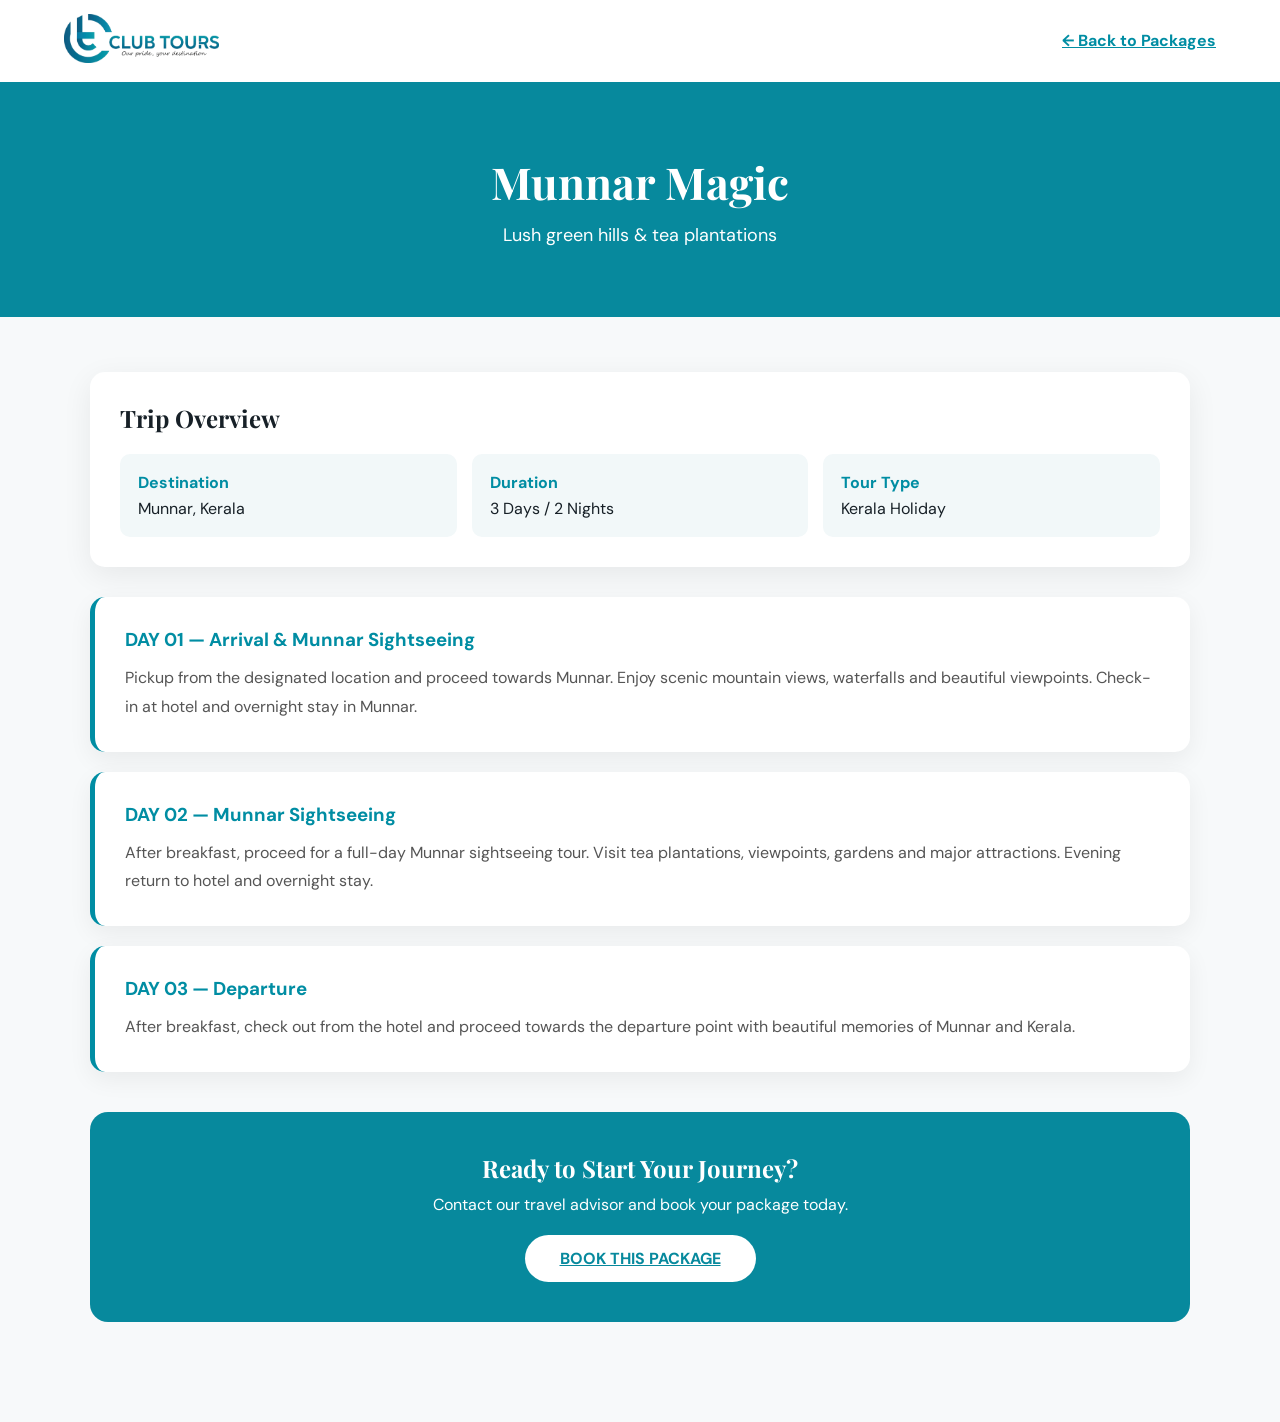
<file: itinery.html>
<!DOCTYPE html>
<html lang="en">
<head>

    <meta charset="UTF-8">
    <meta name="viewport" content="width=device-width, initial-scale=1.0">

    <title>Tour Itinerary | Club Tours</title>

    <link rel="preconnect" href="https://fonts.googleapis.com">
    <link rel="preconnect" href="https://fonts.gstatic.com" crossorigin>

    <link
        href="https://fonts.googleapis.com/css2?family=DM+Sans:wght@400;500;600;700&family=Playfair+Display:wght@600;700&display=swap"
        rel="stylesheet">


    <style>

        * {
            margin: 0;
            padding: 0;
            box-sizing: border-box;
        }

        body {
            font-family: "DM Sans", sans-serif;
            background: #f7f9fa;
            color: #172027;
        }

        .navbar {
            height: 82px;
            background: white;
            display: flex;
            align-items: center;
            box-shadow: 0 2px 12px rgba(0,0,0,.08);
        }

        .nav-container {
            width: min(1200px, 90%);
            margin: auto;
            display: flex;
            justify-content: space-between;
            align-items: center;
        }

        .logo img {
            width: 155px;
        }

        .back-btn {
            color: #008da3;
            font-weight: 700;
        }


        /* HERO */

        .hero {
            background: #07899d;
            color: white;
            text-align: center;
            padding: 70px 20px;
        }

        .hero h1 {
            font-family: "Playfair Display", serif;
            font-size: 44px;
            margin-bottom: 12px;
        }

        .hero p {
            font-size: 18px;
        }


        /* CONTENT */

        .container {
            width: min(1100px, 90%);
            margin: auto;
        }

        .content {
            padding: 55px 0 100px;
        }


        /* OVERVIEW */

        .overview {
            background: white;
            padding: 30px;
            border-radius: 15px;
            box-shadow: 0 8px 30px rgba(0,0,0,.07);
            margin-bottom: 30px;
        }

        .overview h2 {
            font-family: "Playfair Display", serif;
            margin-bottom: 20px;
        }

        .overview-grid {
            display: grid;
            grid-template-columns: repeat(3,1fr);
            gap: 15px;
        }

        .overview-box {
            background: #f2f8f9;
            padding: 18px;
            border-radius: 10px;
        }

        .overview-box strong {
            display: block;
            color: #008da3;
            margin-bottom: 5px;
        }


        /* DAY */

        .day {
            background: white;
            padding: 30px;
            margin-bottom: 20px;
            border-radius: 15px;
            box-shadow: 0 8px 25px rgba(0,0,0,.06);
            border-left: 5px solid #008da3;
        }

        .day h3 {
            color: #008da3;
            margin-bottom: 12px;
        }

        .day p {
            color: #555;
            line-height: 1.8;
        }


        /* BOOK */

        .booking-box {
            margin-top: 40px;
            background: #07899d;
            color: white;
            padding: 40px;
            border-radius: 18px;
            text-align: center;
        }

        .booking-box h2 {
            font-family: "Playfair Display", serif;
            margin-bottom: 10px;
        }

        .book-button {
            display: inline-block;
            margin-top: 20px;
            background: white;
            color: #07899d;
            padding: 13px 35px;
            border-radius: 30px;
            font-weight: 700;
        }


        @media(max-width:700px) {

            .hero h1 {
                font-size: 32px;
            }

            .overview-grid {
                grid-template-columns: 1fr;
            }

        }

    </style>

</head>

<body>


<!-- NAVBAR -->

<header class="navbar">

    <div class="nav-container">

        <a href="index.html" class="logo">
            <img src="images/logo.png" alt="Club Tours">
        </a>

        <a href="" class="back-btn">
            ← Back to Packages
        </a>

    </div>

</header>


<!-- HERO -->

<section class="hero">

    <h1 id="packageTitle">
        Munnar Magic
    </h1>

    <p id="packageSubtitle">
        Explore Kerala with Club Tours
    </p>

</section>


<!-- CONTENT -->

<main class="content">

    <div class="container">


        <!-- OVERVIEW -->

        <div class="overview">

            <h2>Trip Overview</h2>

            <div class="overview-grid">

                <div class="overview-box">

                    <strong>Destination</strong>

                    <span id="destination">
                        Munnar, Kerala
                    </span>

                </div>

                <div class="overview-box">

                    <strong>Duration</strong>

                    <span id="duration">
                        3 Days / 2 Nights
                    </span>

                </div>

                <div class="overview-box">

                    <strong>Tour Type</strong>

                    <span id="tourType">
                        Kerala Holiday
                    </span>

                </div>

            </div>

        </div>


        <!-- ITINERARY -->

        <div id="itinerary">

            <div class="day">

                <h3>DAY 01 — Arrival & Munnar Sightseeing</h3>

                <p>
                    Pickup from the designated location and proceed
                    towards Munnar. Enjoy scenic mountain views on the
                    way. Visit waterfalls and beautiful viewpoints.
                    Check-in at hotel and overnight stay in Munnar.
                </p>

            </div>


            <div class="day">

                <h3>DAY 02 — Munnar Sightseeing</h3>

                <p>
                    After breakfast, proceed for a full-day Munnar
                    sightseeing tour. Visit tea plantations,
                    viewpoints, gardens and major attractions.
                    Evening return to hotel and overnight stay.
                </p>

            </div>


            <div class="day">

                <h3>DAY 03 — Departure</h3>

                <p>
                    After breakfast, check out from the hotel.
                    Proceed towards the departure point with beautiful
                    memories of Munnar and Kerala.
                </p>

            </div>

        </div>


        <!-- BOOKING -->

        <div class="booking-box">

            <h2>Ready to Start Your Journey?</h2>

            <p>
                Contact our travel advisor and book your package today.
            </p>

            <a
                href="https://wa.me/919061580007"
                target="_blank"
                class="book-button">
                BOOK THIS PACKAGE
            </a>

        </div>

    </div>

</main>


<script>

const packages = {

    munnar: {

        title: "Munnar Magic",

        subtitle: "Lush green hills & tea plantations",

        destination: "Munnar, Kerala",

        duration: "3 Days / 2 Nights",

        type: "Kerala Holiday",

        days: [

            [
                "DAY 01 — Arrival & Munnar Sightseeing",
                "Pickup from the designated location and proceed towards Munnar. Enjoy scenic mountain views, waterfalls and beautiful viewpoints. Check-in at hotel and overnight stay in Munnar."
            ],

            [
                "DAY 02 — Munnar Sightseeing",
                "After breakfast, proceed for a full-day Munnar sightseeing tour. Visit tea plantations, viewpoints, gardens and major attractions. Evening return to hotel and overnight stay."
            ],

            [
                "DAY 03 — Departure",
                "After breakfast, check out from the hotel and proceed towards the departure point with beautiful memories of Munnar and Kerala."
            ]

        ]

    },


    alleppey: {

        title: "Alleppey Backwater",

        subtitle: "Relax among Kerala's beautiful backwaters",

        destination: "Alleppey, Kerala",

        duration: "2 Days / 1 Night",

        type: "Kerala Holiday",

        days: [

            [
                "DAY 01 — Arrival & Houseboat",
                "Arrival at Alleppey and transfer to the houseboat. Enjoy the beautiful Kerala backwaters, villages and sunset cruise. Overnight stay."
            ],

            [
                "DAY 02 — Backwater Experience & Departure",
                "Breakfast on the houseboat. Enjoy the final backwater views and proceed for departure."
            ]

        ]

    },


    wayanad: {

        title: "Wayanad Escape",

        subtitle: "Explore forests, hills & waterfalls",

        destination: "Wayanad, Kerala",

        duration: "3 Days / 2 Nights",

        type: "Kerala Holiday",

        days: [

            [
                "DAY 01 — Arrival in Wayanad",
                "Arrival at Wayanad and hotel check-in. Visit nearby attractions and viewpoints."
            ],

            [
                "DAY 02 — Wayanad Sightseeing",
                "After breakfast explore waterfalls, viewpoints, forests and major Wayanad attractions."
            ],

            [
                "DAY 03 — Departure",
                "Breakfast, checkout and departure with beautiful memories."
            ]

        ]

    },


    rajasthan: {

        title: "Rajasthan Royal Heritage",

        subtitle: "Forts, palaces & royal experiences",

        destination: "Rajasthan, India",

        duration: "5 Days / 4 Nights",

        type: "Heritage Tour",

        days: [

            [
                "DAY 01 — Arrival",
                "Arrival in Rajasthan and transfer to hotel. Evening leisure."
            ],

            [
                "DAY 02 — Forts & Palaces",
                "Explore magnificent forts, palaces and historic landmarks."
            ],

            [
                "DAY 03 — Royal Rajasthan",
                "Continue sightseeing through heritage locations and local markets."
            ],

            [
                "DAY 04 — Desert Experience",
                "Enjoy desert landscapes and traditional cultural experiences."
            ],

            [
                "DAY 05 — Departure",
                "Breakfast, checkout and transfer for departure."
            ]

        ]

    },


    hyderabad: {

        title: "Hyderabad Heritage",

        subtitle: "History, monuments & culture",

        destination: "Hyderabad, India",

        duration: "4 Days / 3 Nights",

        type: "Heritage Tour",

        days: [

            [
                "DAY 01 — Arrival",
                "Arrival in Hyderabad and transfer to hotel."
            ],

            [
                "DAY 02 — City Sightseeing",
                "Visit Birla Mandir, Hussain Sagar Lake and major city attractions."
            ],

            [
                "DAY 03 — Heritage Tour",
                "Visit Charminar, museums and important historical monuments."
            ],

            [
                "DAY 04 — Departure",
                "Breakfast, checkout and transfer for departure."
            ]

        ]

    },


    beach: {

        title: "International Beach Getaway",

        subtitle: "Tropical beaches & unforgettable experiences",

        destination: "International",

        duration: "4 Days / 3 Nights",

        type: "Beach Holiday",

        days: [

            [
                "DAY 01 — Arrival",
                "Arrival at destination, airport pickup and hotel check-in."
            ],

            [
                "DAY 02 — Beach Experience",
                "Enjoy beautiful beaches, island views and water activities."
            ],

            [
                "DAY 03 — Island & City Tour",
                "Explore major attractions and enjoy a relaxing tropical experience."
            ],

            [
                "DAY 04 — Departure",
                "Breakfast, checkout and transfer to airport."
            ]

        ]

    },


    goa: {

        title: "Goa Beach Holiday",

        subtitle: "Sun, sand & unforgettable moments",

        destination: "Goa, India",

        duration: "3 Days / 2 Nights",

        type: "Beach Holiday",

        days: [

            [
                "DAY 01 — Arrival in Goa",
                "Airport or railway station pickup and hotel check-in. Evening beach visit."
            ],

            [
                "DAY 02 — Goa Sightseeing",
                "Explore famous beaches, churches, viewpoints and local attractions."
            ],

            [
                "DAY 03 — Departure",
                "Breakfast, checkout and departure."
            ]

        ]

    }

};


const params =
    new URLSearchParams(window.location.search);

const selected =
    params.get("package") || "munnar";


const data =
    packages[selected] || packages.munnar;


document.getElementById("packageTitle").textContent =
    data.title;

document.getElementById("packageSubtitle").textContent =
    data.subtitle;

document.getElementById("destination").textContent =
    data.destination;

document.getElementById("duration").textContent =
    data.duration;

document.getElementById("tourType").textContent =
    data.type;


const itinerary =
    document.getElementById("itinerary");


itinerary.innerHTML = "";


data.days.forEach(day => {

    const div =
        document.createElement("div");

    div.className = "day";

    div.innerHTML = `
        <h3>${day[0]}</h3>
        <p>${day[1]}</p>
    `;

    itinerary.appendChild(div);

});


document.title =
    data.title + " | Club Tours";

</script>

</body>
</html>
</file>
